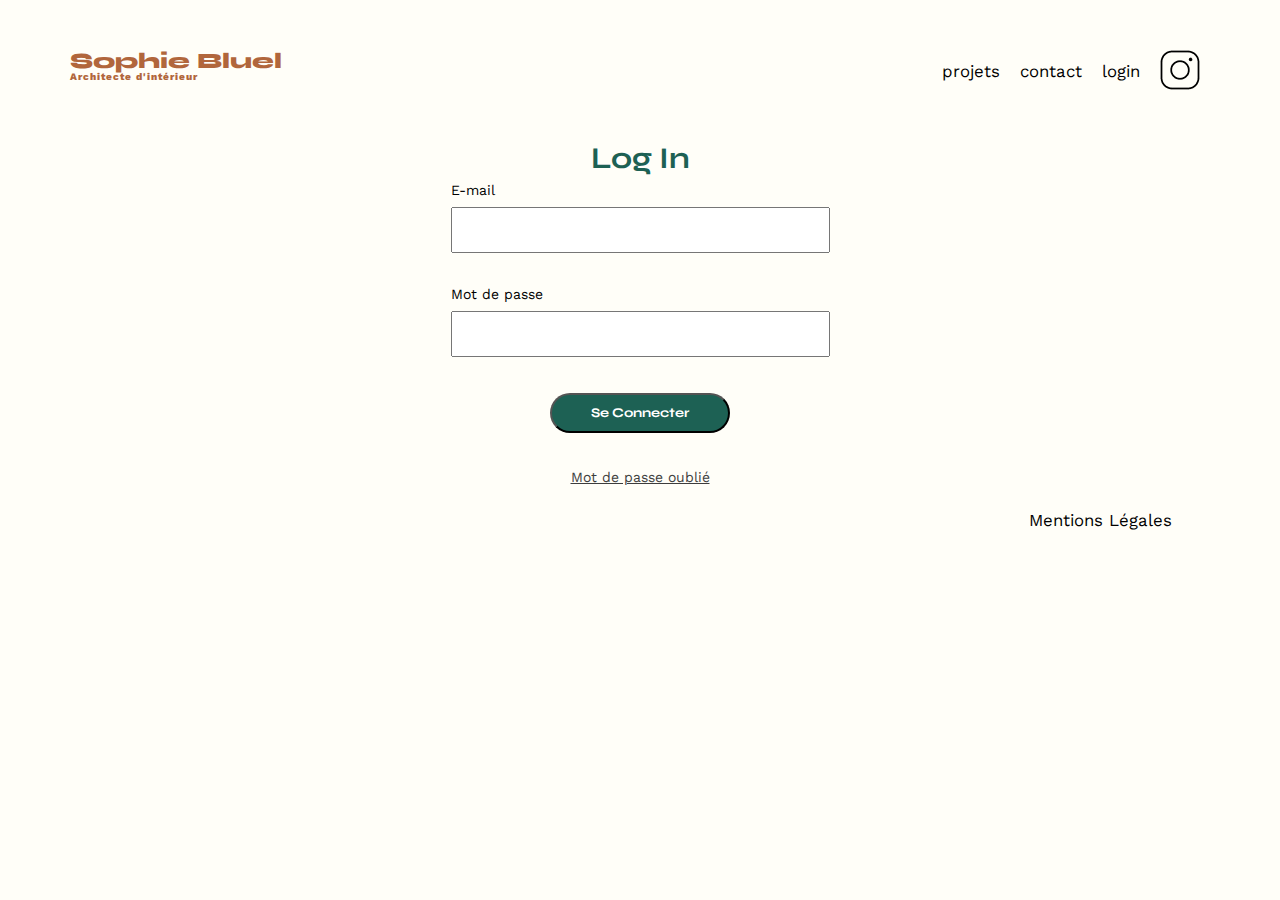
<file: FrontEnd/login.html>
<!DOCTYPE html>
<html lang="fr">
    <head>
        <meta charset="UTF-8">
        <title>Sophie Bluel - Architecte d'intérieur</title>
        <meta name="viewport" content="width=device-width, initial-scale=1.0">
        <link rel="preconnect" href="https://fonts.googleapis.com">
        <link rel="preconnect" href="https://fonts.gstatic.com" crossorigin>
        <link href="https://fonts.googleapis.com/css2?family=Syne:wght@700;800&family=Work+Sans&display=swap" rel="stylesheet">
        <meta name="description" content="">
        <link rel="stylesheet" href="./assets/style.css">
    </head>

    <body>
        <header>
            <h1>Sophie Bluel <span>Architecte d'intérieur</span></h1>
            <nav>
                <ul>
                    <li>projets</li>
                    <li>contact</li>
                    <li>login</li>
                    <li><img src="./assets/icons/instagram.png" alt="Instagram"></li>
                </ul>
            </nav>
        </header>

        <main class="contenu-login">
            <h2>Log In</h2>
            <form action="login.js" method="post" class="formulaire" id="login">
                
                <label for="email">E-mail</label>
                <input type="email" name="email" id="email" required>
                <br>
                <label for="pwd">Mot de passe</label>
                <input type="password" name="password" id="pwd" required>

                <label class="information" for="">Mail ou mot de passe incorrect</label>
                <input type="submit" value="Se Connecter" class="connexion">
                <a class="mdp-oublie" href="#">Mot de passe oublié</a>
            </form>
        </main>

        <footer>
            <nav>
                <ul>
                    <li>Mentions Légales</li>
                </ul>
            </nav>
        </footer>
        <script type="module" src="/FrontEnd/login.js"></script>
    </body>
</html>
</file>
<file: FrontEnd/assets/style.css>
/* http://meyerweb.com/eric/tools/css/reset/
   v2.0 | 20110126
   License: none (public domain)
*/

html, body, div, span, applet, object, iframe,
h1, h2, h3, h4, h5, h6, p, blockquote, pre,
a, abbr, acronym, address, big, cite, code,
del, dfn, em, img, ins, kbd, q, s, samp,
small, strike, strong, sub, sup, tt, var,
b, u, i, center,
dl, dt, dd, ol, ul, li,
fieldset, form, label, legend,
table, caption, tbody, tfoot, thead, tr, th, td,
article, aside, canvas, details, embed,
figure, figcaption, footer, header, hgroup,
menu, nav, output, ruby, section, summary,
time, mark, audio, video {
	margin: 0;
	padding: 0;
	border: 0;
	font-size: 100%;
	font: inherit;
	vertical-align: baseline;
}
/* HTML5 display-role reset for older browsers */
article, aside, details, figcaption, figure,
footer, header, hgroup, menu, nav, section {
	display: block;
}
body {
	line-height: 1;
}
ol, ul {
	list-style: none;
}
blockquote, q {
	quotes: none;
}
blockquote:before, blockquote:after,
q:before, q:after {
	content: '';
	content: none;
}
table {
	border-collapse: collapse;
	border-spacing: 0;
}
/** end reset css**/
body {
	max-width: 1140px;
	margin:auto;
	font-family: 'Work Sans' ;
	font-size: 14px;
	background-color: #FFFEF8;
}
header {
	display: flex;
	justify-content: space-between;
	margin: 50px 0
}
section {
	margin: 50px 0
}

h1{
	display: flex;
	flex-direction: column;
	font-family: 'Syne';
	font-size: 22px;
	font-weight: 800;
	color: #B1663C
}

h1 > span {
	font-family: 'Work Sans';
	font-size:10px;
	letter-spacing: 0.1em;
;
}

h2{
	font-family: 'Syne';
	font-weight: 700;
	font-size: 30px;
	color: #1D6154
}
nav ul {
	display: flex;
	align-items: center;
	list-style-type: none;
}
nav li {
	padding: 0 10px;
	font-size: 1.2em;
	cursor: pointer;
}

li:hover {
	color: #B1663C;
}
#introduction {
	display: flex;
	align-items: center;
}
#introduction figure {
	flex: 1
}
#introduction img {
	display: block;
	margin: auto;
	width: 80%;
}

#introduction article {
	flex: 1
}
#introduction h2 {
	margin-bottom: 1em;
}

#introduction p {
	margin-bottom: 0.5em;
}
#portfolio h2 {
	text-align: center;
}

.navigation ul
{
	justify-content: center;
	margin: 3em;
}

.navigation ul li button
{
	border: 1px #1D6154 solid;
	border-radius: 60px;
	padding: 7px 22px;
	font-size: 16px;
	font-weight: 700;
	color: #1D6154;
	background-color: #FFFEF8;
}

.navigation ul li button.active
{
	background-color: #1D6154;
	color: #FFFEF8;
}

.navigation ul li button:hover
{
	color: #FFFEF8;
	background-color: #1D6154;
}

.gallery {
	width: 100%;
	display: grid;
	grid-template-columns: 1fr 1fr 1fr;
	grid-column-gap: 20px;
	grid-row-gap: 20px;
}

.gallery img {
	width: 100%;

}
#contact {
	width: 50%;
margin: auto;
}
#contact > * {
	text-align: center;

}
#contact h2{
	margin-bottom: 20px;
}
#contact form {
	text-align: left;
	margin-top:30px;
	display: flex;
	flex-direction: column;
}

#contact input {
	height: 50px;
	font-size: 1.2em;
	border: none;
	box-shadow: 0px 4px 14px rgba(0, 0, 0, 0.09);
}
#contact label {
	margin: 2em 0 1em 0;
}
#contact textarea {
	border: none;
	box-shadow: 0px 4px 14px rgba(0, 0, 0, 0.09);
}

.formulaire input[type="submit"]{
	font-family: 'Syne';
	font-weight: 700;
	color: white;
	background-color: #1D6154;
	margin : 2em auto ;
	width: 180px;
	text-align: center;
	border-radius: 60px ;
}

footer nav ul {
	display: flex;
	justify-content: flex-end;
	margin: 2em
}

.contenu-login
{
	text-align: center;
	width: 379px;
	margin: auto;
}

.formulaire
{
	display: flex;
	flex-direction: column;
	text-align: justify;
	gap: 10px;
	margin-top: 10px;
}

.formulaire input
{
	height: 40px;
}

.formulaire a
{
	text-align: center;
	color: #3D3D3D;
}

.mesProjets
{
	display: flex;
	align-items: center;
	justify-content: center;
	gap: 30px;
}

.modal-btn
{
	cursor: pointer;
}

.modal-container
{
	display: none;
	position: fixed;
	top: 0;
	width: 100vw;
	height: 100vh;
}

.modal-container.active
{
	display: block;
}

.overlay
{
	position: absolute;
	width: 100%;
	height: 100%;
	background: #0000004D;
	
}

.modal
{
	width: 95%;
	max-width: 630px;
	min-width: 300px;
	padding: 30px;
	background: #ffffff;
	border-radius: 10px;
	position: absolute;
	top: 50%;
	left: 50%;
	transform: translate(-50%, -50%);
}

.modal-fenetre1
{
	display: block;
}

.modal-fenetre1.active
{
	display: none;
}

.modal-fenetre2
{
	display: none;
}

.modal-fenetre2.active
{
	display: block;
}

.close-modal
{
	border: none;
	position: absolute;
	font-size: 12px;
	font-weight: 600;
	top: 10px;
	right: 10px;
	cursor: pointer;
	background: #ffffff;
}

.return-modal
{
	border: none;
	position: absolute;
	font-size: 12px;
	font-weight: 600;
	top: 10px;
	left: 10px;
	cursor: pointer;
	background: #ffffff;
}

.retur-modal.active
{
	display: none;
}

.modal h2
{
	margin-bottom: 40px;
}

.modal-gallery
{
	display: flex;
	flex-wrap: wrap;
	margin: auto;
	width: 430px;
	height: 300px;
	margin-bottom: 30px;
	overflow: auto;
}

.modal-gallery img
{
	width: 76px;
	height: 102px;
	padding: 3px;
}

.modal-ajout-photo
{
	border: 1px #1D6154 solid;
	border-radius: 60px;
	padding: 7px 22px;
	font-size: 16px;
	font-weight: 700;
	color: #FFFEF8;
	background-color: #1D6154;
	display: block;
	margin: auto;
	cursor: pointer;
}

.modal-line
{
	border: 1px black solid;
	width: 420px;
	margin: 0 auto 38px auto;
}

.modal-line-ajout-photo
{
	border: 1px #B3B3B3 solid;
	width: 420px;
	margin: 37px auto 22px auto;
}

.contenu-photo
{
	width: 420px;
	height: 169px;
	background: #E8F1F6;
	margin: auto;
}

.contenu-ajout-photo
{
	width: 173px;
	margin: auto;
	text-align: center;
	display: flex;
	justify-content: center;
	flex-direction: column;
	gap: 7px;
}

.contenu-ajout-photo p
{
	color: #444444;
}

.btn-ajout-photo
{
	width: 100%;
	height: 36px;
	border-radius: 50px;
	border: none;
	background: #CBD6DC;
	cursor: pointer;
	color: #306685;
}

.icone-ajout-photo
{
	padding-top: 19px;
	color: #B9C5CC;
}

.modal-formulaire
{
	display: flex;
	flex-direction: column;
	text-align: justify;
	gap: 10px;
	margin: 30px auto 47px auto;
	width: 420px;
	margin-bottom: 30px;
}

.modal-formulaire input, select
{
	border: none;
	height: 40px;
	box-shadow: 0px 4px 14px #00000017;
}

.modal-preview
{
	display: none;
}

#modal-preview
{
	display: none;
	margin: auto;
	width: 129px;
	height: 100%;
	cursor: pointer;
}

.btn-valider
{
	color: #FFFFFF;
	background: #A7A7A7;
	font-family: 'Syne';
	font-weight: 700;
	margin: auto;
	width: 237px;
	border-radius: 60px ;
	cursor: pointer;
}

#titre, #categories
{
	padding: 0 16px;
	font-size: 14px;
	font-weight: 400;
}

.corbeille
{
	position: absolute;
	top: 7%;
    left: 65%;
	width: 17px;
	height: 17px;
	background-color: black;
	color: #FFFFFF;
	padding: 2px;
	display: flex;
	justify-content: center;
	align-items: center;
	border-radius: 3px;
	cursor: pointer;
}

.corbeille i
{
	transform: scale(0.9);
}

.contenu-photo-modal
{
	position: relative;
}

.information
{
	display: none;
	text-align: center;
	color: red;
}
</file>
